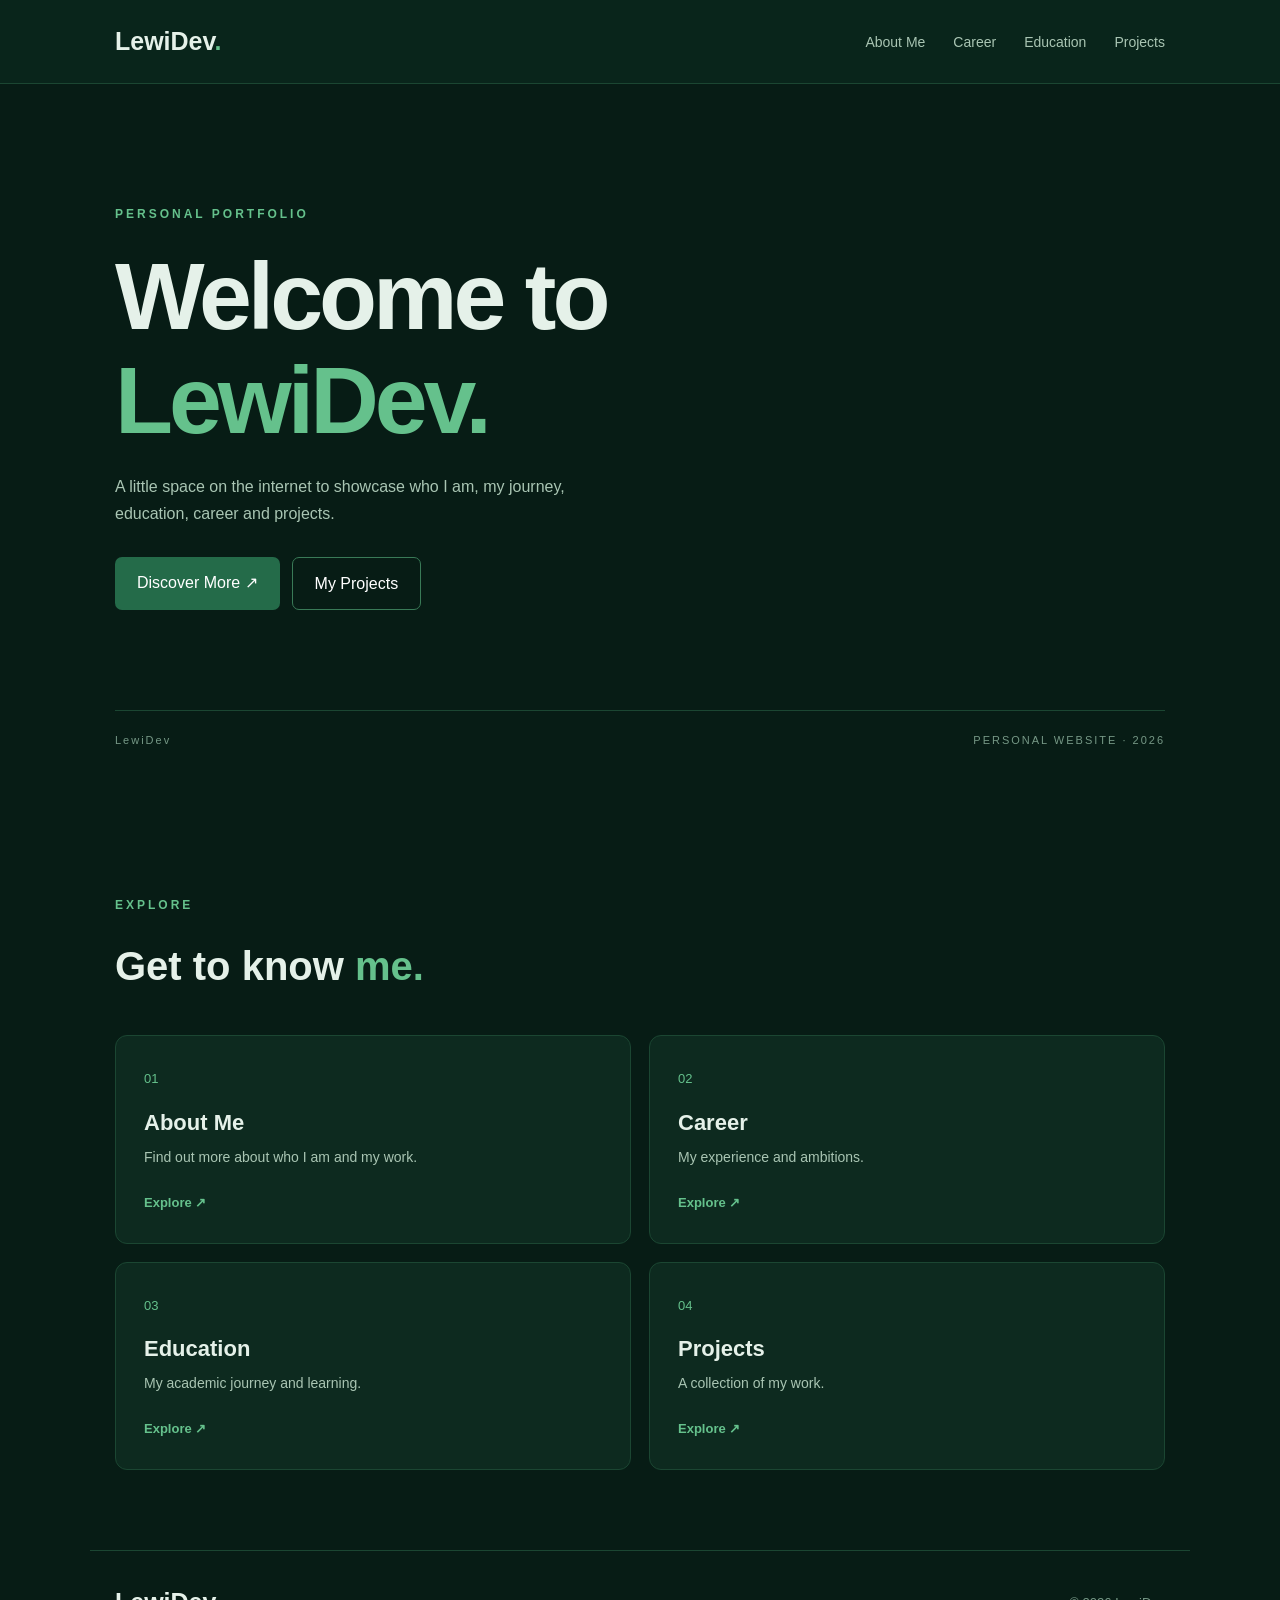
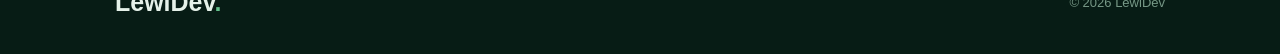
<file: index.html>
<!DOCTYPE html>
<html lang="en">
<head>
  <meta charset="UTF-8">
  <meta name="viewport" content="width=device-width, initial-scale=1.0">
  <title>LewiDev | Portfolio</title>
  <link rel="stylesheet" href="style.css">
</head>
<body>

<header>
  <nav class="navbar">
    <a href="index.html" class="logo">LewiDev<span>.</span></a>
    <button class="menu-btn" id="menuBtn">☰</button>

    <ul class="nav-links" id="navLinks">
      <li><a href="about.html">About Me</a></li>
      <li><a href="career.html">Career</a></li>
      <li><a href="education.html">Education</a></li>
      <li><a href="projects.html">Projects</a></li>
    </ul>
  </nav>
</header>

<main>
  <section class="hero">
    <span class="tag">PERSONAL PORTFOLIO</span>
    <h1>Welcome to<br><span>LewiDev.</span></h1>
    <p>A little space on the internet to showcase who I am,
    my journey, education, career and projects.</p>

    <div class="buttons">
      <a href="about.html" class="btn">Discover More ↗</a>
      <a href="projects.html" class="btn secondary">My Projects</a>
    </div>

    <div class="hero-bottom">
      <span>LewiDev</span>
      <span>PERSONAL WEBSITE · 2026</span>
    </div>
  </section>

  <section class="section">
    <span class="tag">EXPLORE</span>
    <h2>Get to know <span>me.</span></h2>

    <div class="cards">
      <a href="about.html" class="card">
        <span>01</span>
        <h3>About Me</h3>
        <p>Find out more about who I am and my work.</p>
        <b>Explore ↗</b>
      </a>

      <a href="career.html" class="card">
        <span>02</span>
        <h3>Career</h3>
        <p>My experience and ambitions.</p>
        <b>Explore ↗</b>
      </a>

      <a href="education.html" class="card">
        <span>03</span>
        <h3>Education</h3>
        <p>My academic journey and learning.</p>
        <b>Explore ↗</b>
      </a>

      <a href="projects.html" class="card">
        <span>04</span>
        <h3>Projects</h3>
        <p>A collection of my work.</p>
        <b>Explore ↗</b>
      </a>
    </div>
  </section>
</main>

<footer>
  <a href="index.html" class="logo">LewiDev<span>.</span></a>
  <p>© <span id="year"></span> LewiDev</p>
</footer>

<script src="script.js"></script>
</body>
</html>
</file>
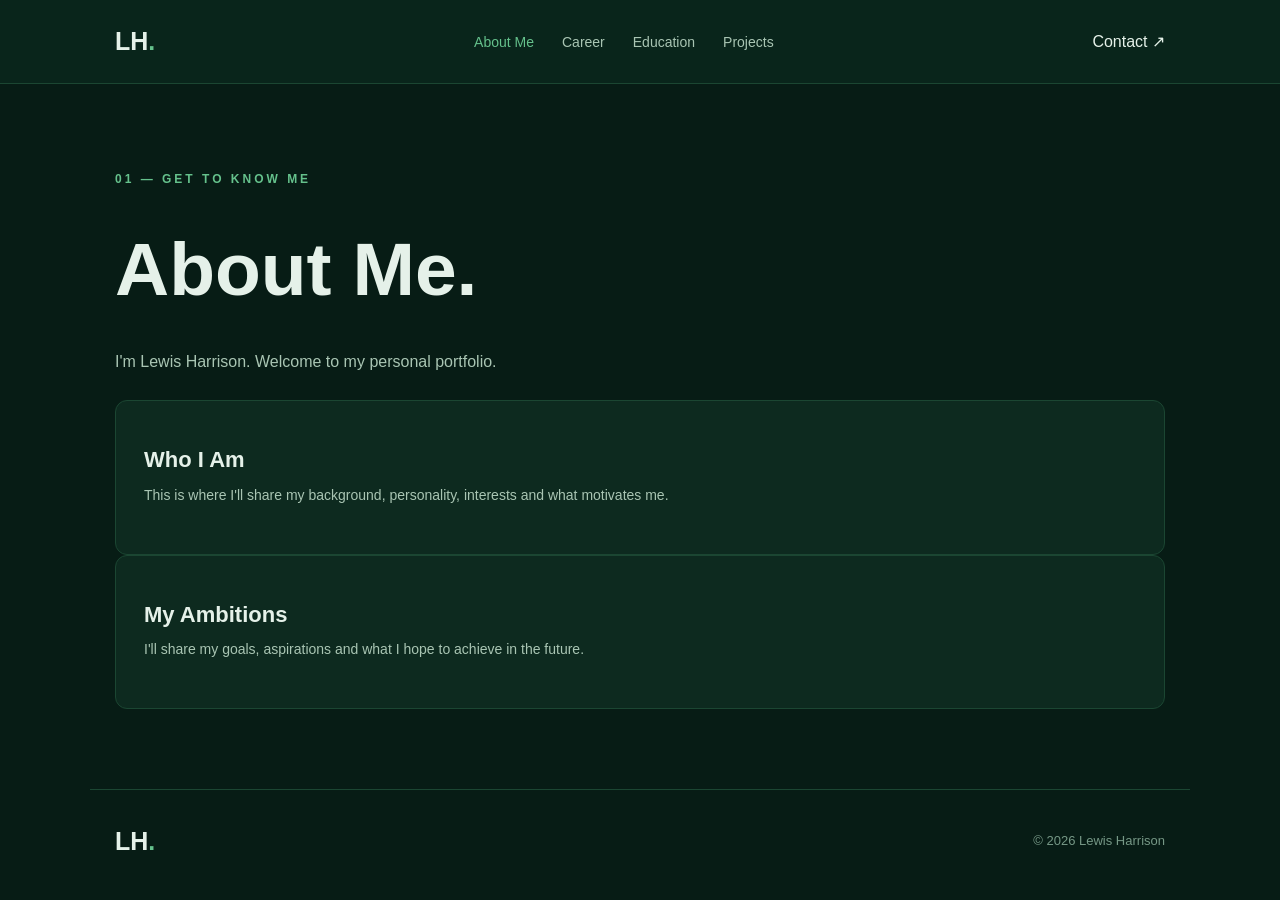
<file: about.html>
<!DOCTYPE html>
<html lang="en">
<head>
  <meta charset="UTF-8">
  <meta name="viewport" content="width=device-width, initial-scale=1">
  <title>About Me | Lewis Harrison</title>
  <link rel="stylesheet" href="style.css">
</head>
<body>
<header>
  <nav class="navbar">
    <a href="index.html" class="logo">LH<span>.</span></a>
    <button class="menu-btn" id="menuBtn">☰</button>
    <ul class="nav-links" id="navLinks">
      <li><a href="about.html">About Me</a></li>
      <li><a href="career.html">Career</a></li>
      <li><a href="education.html">Education</a></li>
      <li><a href="projects.html">Projects</a></li>
    </ul>
    <a href="mailto:YOUR-EMAIL@example.com" class="nav-cta">Contact ↗</a>
  </nav>
</header>
<main class="section">
  <span class="tag">01 — GET TO KNOW ME</span>
  <h1>About <span>Me.</span></h1>
  <p>I'm Lewis Harrison. Welcome to my personal portfolio.</p>
  <div class="card">
    <h3>Who I Am</h3>
    <p>This is where I'll share my background, personality, interests and what motivates me.</p>
  </div>
  <div class="card">
    <h3>My Ambitions</h3>
    <p>I'll share my goals, aspirations and what I hope to achieve in the future.</p>
  </div>
</main>
<footer><a href="index.html" class="logo">LH<span>.</span></a><p>© <span id="year"></span> Lewis Harrison</p></footer>
<script src="script.js"></script>
</body>
</html>
</file>
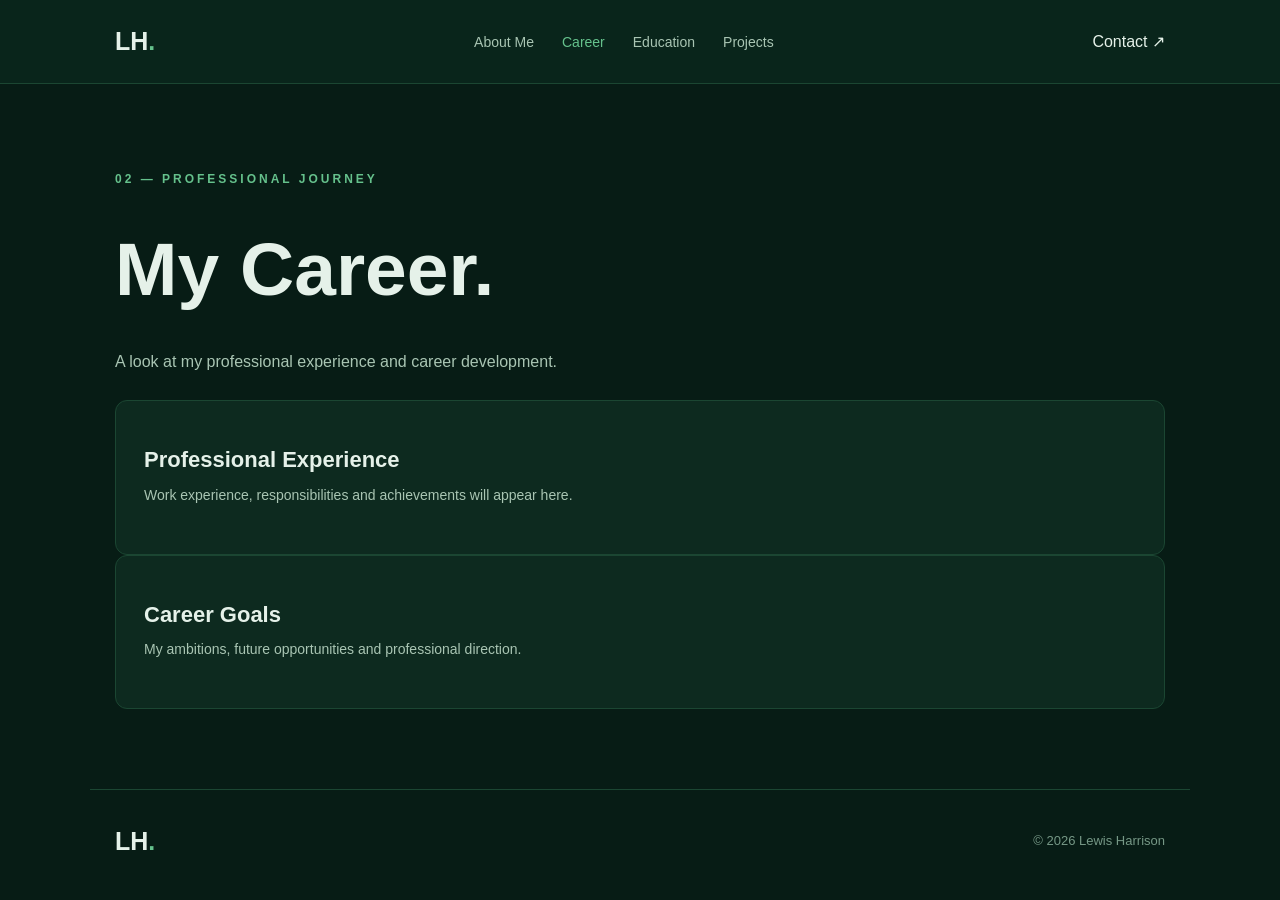
<file: career.html>
<!DOCTYPE html>
<html lang="en">
<head>
  <meta charset="UTF-8">
  <meta name="viewport" content="width=device-width, initial-scale=1">
  <title>Career | Lewis Harrison</title>
  <link rel="stylesheet" href="style.css">
</head>
<body>
<header>
  <nav class="navbar">
    <a href="index.html" class="logo">LH<span>.</span></a>
    <button class="menu-btn" id="menuBtn">☰</button>
    <ul class="nav-links" id="navLinks">
      <li><a href="about.html">About Me</a></li>
      <li><a href="career.html">Career</a></li>
      <li><a href="education.html">Education</a></li>
      <li><a href="projects.html">Projects</a></li>
    </ul>
    <a href="mailto:YOUR-EMAIL@example.com" class="nav-cta">Contact ↗</a>
  </nav>
</header>
<main class="section">
  <span class="tag">02 — PROFESSIONAL JOURNEY</span>
  <h1>My <span>Career.</span></h1>
  <p>A look at my professional experience and career development.</p>
  <div class="card">
    <h3>Professional Experience</h3>
    <p>Work experience, responsibilities and achievements will appear here.</p>
  </div>
  <div class="card">
    <h3>Career Goals</h3>
    <p>My ambitions, future opportunities and professional direction.</p>
  </div>
</main>
<footer><a href="index.html" class="logo">LH<span>.</span></a><p>© <span id="year"></span> Lewis Harrison</p></footer>
<script src="script.js"></script>
</body>
</html>
</file>
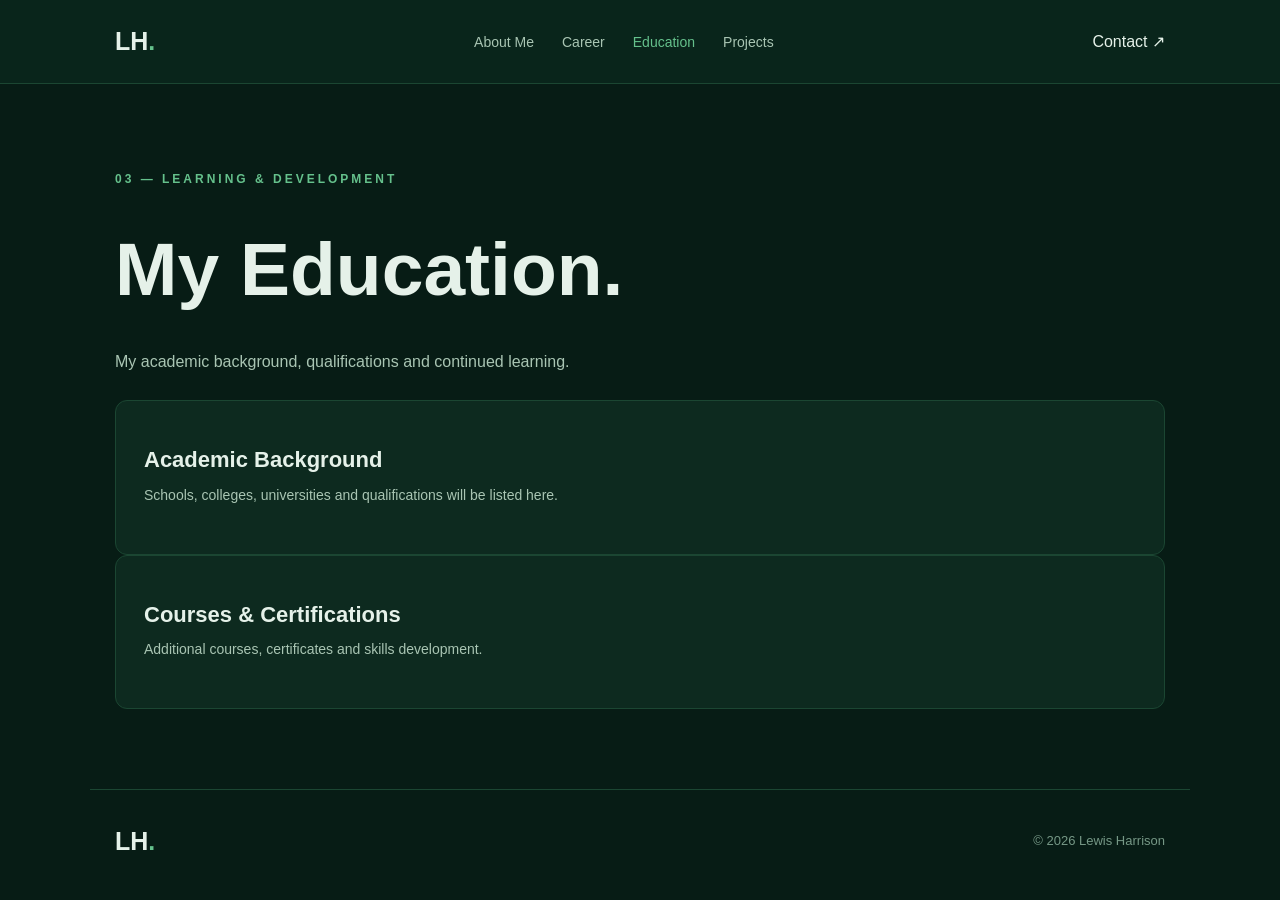
<file: education.html>
<!DOCTYPE html>
<html lang="en">
<head>
  <meta charset="UTF-8">
  <meta name="viewport" content="width=device-width, initial-scale=1">
  <title>Education | Lewis Harrison</title>
  <link rel="stylesheet" href="style.css">
</head>
<body>
<header>
  <nav class="navbar">
    <a href="index.html" class="logo">LH<span>.</span></a>
    <button class="menu-btn" id="menuBtn">☰</button>
    <ul class="nav-links" id="navLinks">
      <li><a href="about.html">About Me</a></li>
      <li><a href="career.html">Career</a></li>
      <li><a href="education.html">Education</a></li>
      <li><a href="projects.html">Projects</a></li>
    </ul>
    <a href="mailto:YOUR-EMAIL@example.com" class="nav-cta">Contact ↗</a>
  </nav>
</header>
<main class="section">
  <span class="tag">03 — LEARNING & DEVELOPMENT</span>
  <h1>My <span>Education.</span></h1>
  <p>My academic background, qualifications and continued learning.</p>
  <div class="card">
    <h3>Academic Background</h3>
    <p>Schools, colleges, universities and qualifications will be listed here.</p>
  </div>
  <div class="card">
    <h3>Courses & Certifications</h3>
    <p>Additional courses, certificates and skills development.</p>
  </div>
</main>
<footer><a href="index.html" class="logo">LH<span>.</span></a><p>© <span id="year"></span> Lewis Harrison</p></footer>
<script src="script.js"></script>
</body>
</html>
</file>
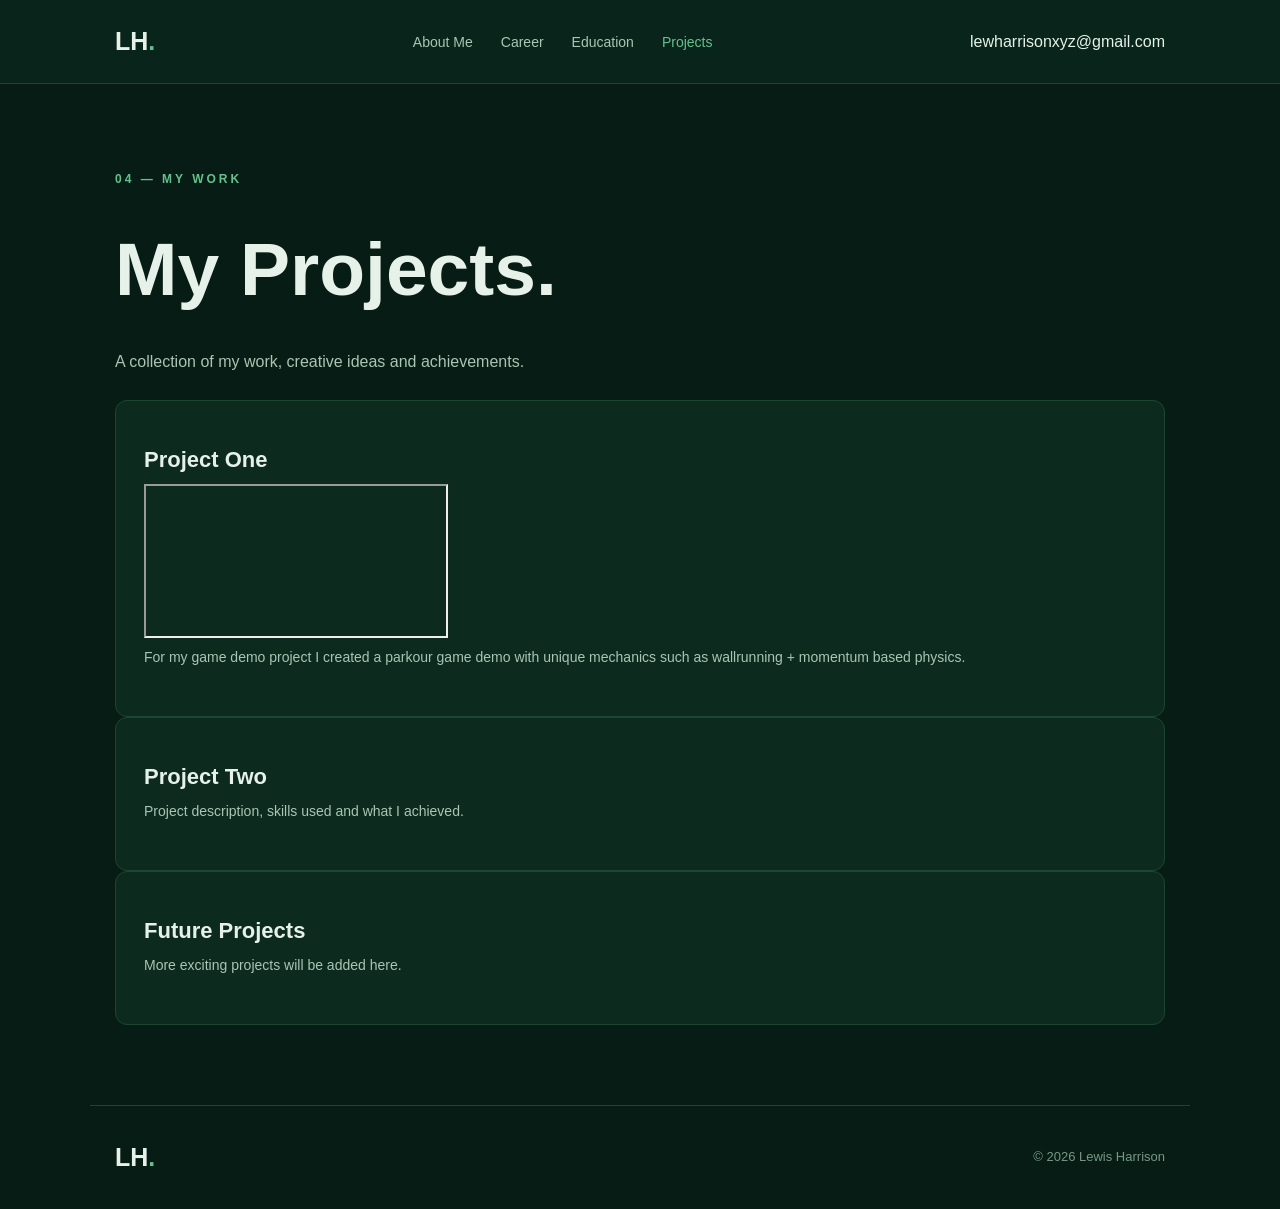
<file: projects.html>
<!DOCTYPE html>
<html lang="en">
<head>
  <meta charset="UTF-8">
  <meta name="viewport" content="width=device-width, initial-scale=1">
  <title>Projects | Lewis Harrison</title>
  <link rel="stylesheet" href="style.css">
</head>
<body>
<header>
  <nav class="navbar">
    <a href="index.html" class="logo">LH<span>.</span></a>
    <button class="menu-btn" id="menuBtn">☰</button>
    <ul class="nav-links" id="navLinks">
      <li><a href="about.html">About Me</a></li>
      <li><a href="career.html">Career</a></li>
      <li><a href="education.html">Education</a></li>
      <li><a href="projects.html">Projects</a></li>
    </ul>
    <a href="mailto:lewharrisonxyz@gmail.com">lewharrisonxyz@gmail.com</a>
  </nav>
</header>
<main class="section">
  <span class="tag">04 — MY WORK</span>
  <h1>My <span>Projects.</span></h1>
  <p>A collection of my work, creative ideas and achievements.</p>
  <div class="card">
    <h3>Project One</h3>
    <div class="project-video">
    <iframe
        src="https://www.youtube.com/watch?v=_N0H2eN9s-4"
        title="Project demonstration"
        allowfullscreen>
    </iframe>
</div>
    <p>For my game demo project I created a parkour game demo with unique mechanics such as wallrunning + momentum based physics.</p>
  </div>
  <div class="card">
    <h3>Project Two</h3>
    <p>Project description, skills used and what I achieved.</p>
  </div>
  <div class="card">
    <h3>Future Projects</h3>
    <p>More exciting projects will be added here.</p>
  </div>
</main>
<footer><a href="index.html" class="logo">LH<span>.</span></a><p>© <span id="year"></span> Lewis Harrison</p></footer>
<script src="script.js"></script>
</body>
</html>
</file>
<file: style.css>
* {
  margin: 0;
  padding: 0;
  box-sizing: border-box;
}

html {
  scroll-behavior: smooth;
}

body {
  font-family: Arial, sans-serif;
  background: #071C15;
  color: #E5F1E9;
  line-height: 1.7;
}

a {
  text-decoration: none;
  color: inherit;
}

/* Navigation */

header {
  background: #09251B;
  border-bottom: 1px solid #1B4632;
  position: sticky;
  top: 0;
  z-index: 10;
}

.navbar {
  max-width: 1100px;
  margin: auto;
  padding: 20px 25px;
  display: flex;
  align-items: center;
  justify-content: space-between;
}

.logo {
  font-size: 25px;
  font-weight: bold;
}

.logo span {
  color: #65C18C;
}

.nav-links {
  display: flex;
  list-style: none;
  gap: 28px;
}

.nav-links a {
  color: #A9C5B3;
  font-size: 14px;
}

.nav-links a:hover,
.nav-links a[aria-current="page"] {
  color: #65C18C;
}

.menu-btn {
  display: none;
  color: white;
  background: none;
  border: none;
  font-size: 25px;
  cursor: pointer;
}

/* Main hero */

.hero {
  max-width: 1100px;
  margin: auto;
  min-height: 580px;
  padding: 120px 25px 60px;
  display: flex;
  flex-direction: column;
  justify-content: center;
}

.tag {
  color: #65C18C;
  font-size: 12px;
  font-weight: bold;
  letter-spacing: 3px;
}

.hero h1 {
  font-size: clamp(55px, 9vw, 95px);
  line-height: 1.1;
  margin: 20px 0;
  letter-spacing: -4px;
}

.hero h1 span,
.section h2 span {
  color: #65C18C;
}

.hero p {
  color: #A9C5B3;
  max-width: 500px;
  margin-bottom: 30px;
}

.buttons {
  display: flex;
  gap: 12px;
  flex-wrap: wrap;
}

.btn {
  display: inline-block;
  background: #246B49;
  color: white;
  padding: 12px 22px;
  border-radius: 7px;
  transition: .3s;
}

.btn:hover {
  background: #34865E;
  transform: translateY(-3px);
}

.secondary {
  background: transparent;
  border: 1px solid #397A57;
}

.hero-bottom {
  display: flex;
  justify-content: space-between;
  margin-top: 100px;
  padding-top: 20px;
  border-top: 1px solid #1B4632;
  color: #769886;
  font-size: 11px;
  letter-spacing: 2px;
}

/* Sections */

.section {
  max-width: 1100px;
  margin: auto;
  padding: 80px 25px;
}

.section h1 {
  font-size: clamp(45px, 8vw, 75px);
  margin: 15px 0;
}

.section h2 {
  font-size: 40px;
  margin: 15px 0 35px;
}

.section > p {
  color: #A9C5B3;
  margin: 15px 0 25px;
  max-width: 650px;
}

/* Cards */

.cards {
  display: grid;
  grid-template-columns: repeat(2, 1fr);
  gap: 18px;
}

.card {
  background: #0D2A1F;
  border: 1px solid #1B4632;
  border-radius: 12px;
  padding: 28px;
  transition: .3s;
}

.card:hover {
  border-color: #65C18C;
  transform: translateY(-5px);
}

.card > span {
  color: #65C18C;
  font-size: 13px;
}

.card h3 {
  font-size: 22px;
  margin: 12px 0 5px;
}

.card p {
  color: #A9C5B3;
  font-size: 14px;
  margin-bottom: 18px;
}

.card b {
  color: #65C18C;
  font-size: 13px;
}

/* Footer */

footer {
  max-width: 1100px;
  margin: auto;
  padding: 30px 25px;
  border-top: 1px solid #1B4632;
  display: flex;
  justify-content: space-between;
  align-items: center;
  gap: 15px;
}

footer p {
  color: #769886;
  font-size: 13px;
}

/* Mobile */

@media(max-width: 700px) {
  .menu-btn {
    display: block;
  }

  .nav-links {
    display: none;
    position: absolute;
    top: 70px;
    left: 0;
    width: 100%;
    background: #09251B;
    padding: 25px;
    flex-direction: column;
    gap: 18px;
  }

  .nav-links.active {
    display: flex;
  }

  .hero {
    padding-top: 90px;
    min-height: 520px;
  }

  .hero-bottom {
    flex-direction: column;
    gap: 10px;
    margin-top: 65px;
  }

  .cards {
    grid-template-columns: 1fr;
  }

  .section {
    padding: 60px 25px;
  }

  footer {
    flex-direction: column;
    text-align: center;
  }
  /* Project video styling */
.project-video {
    width: 100%;
    aspect-ratio: 16 / 9;
    margin-top: 20px;
    border-radius: 12px;
    overflow: hidden;
}

.project-video iframe {
    width: 100%;
    height: 100%;
    border: none;
}
}
</file>
